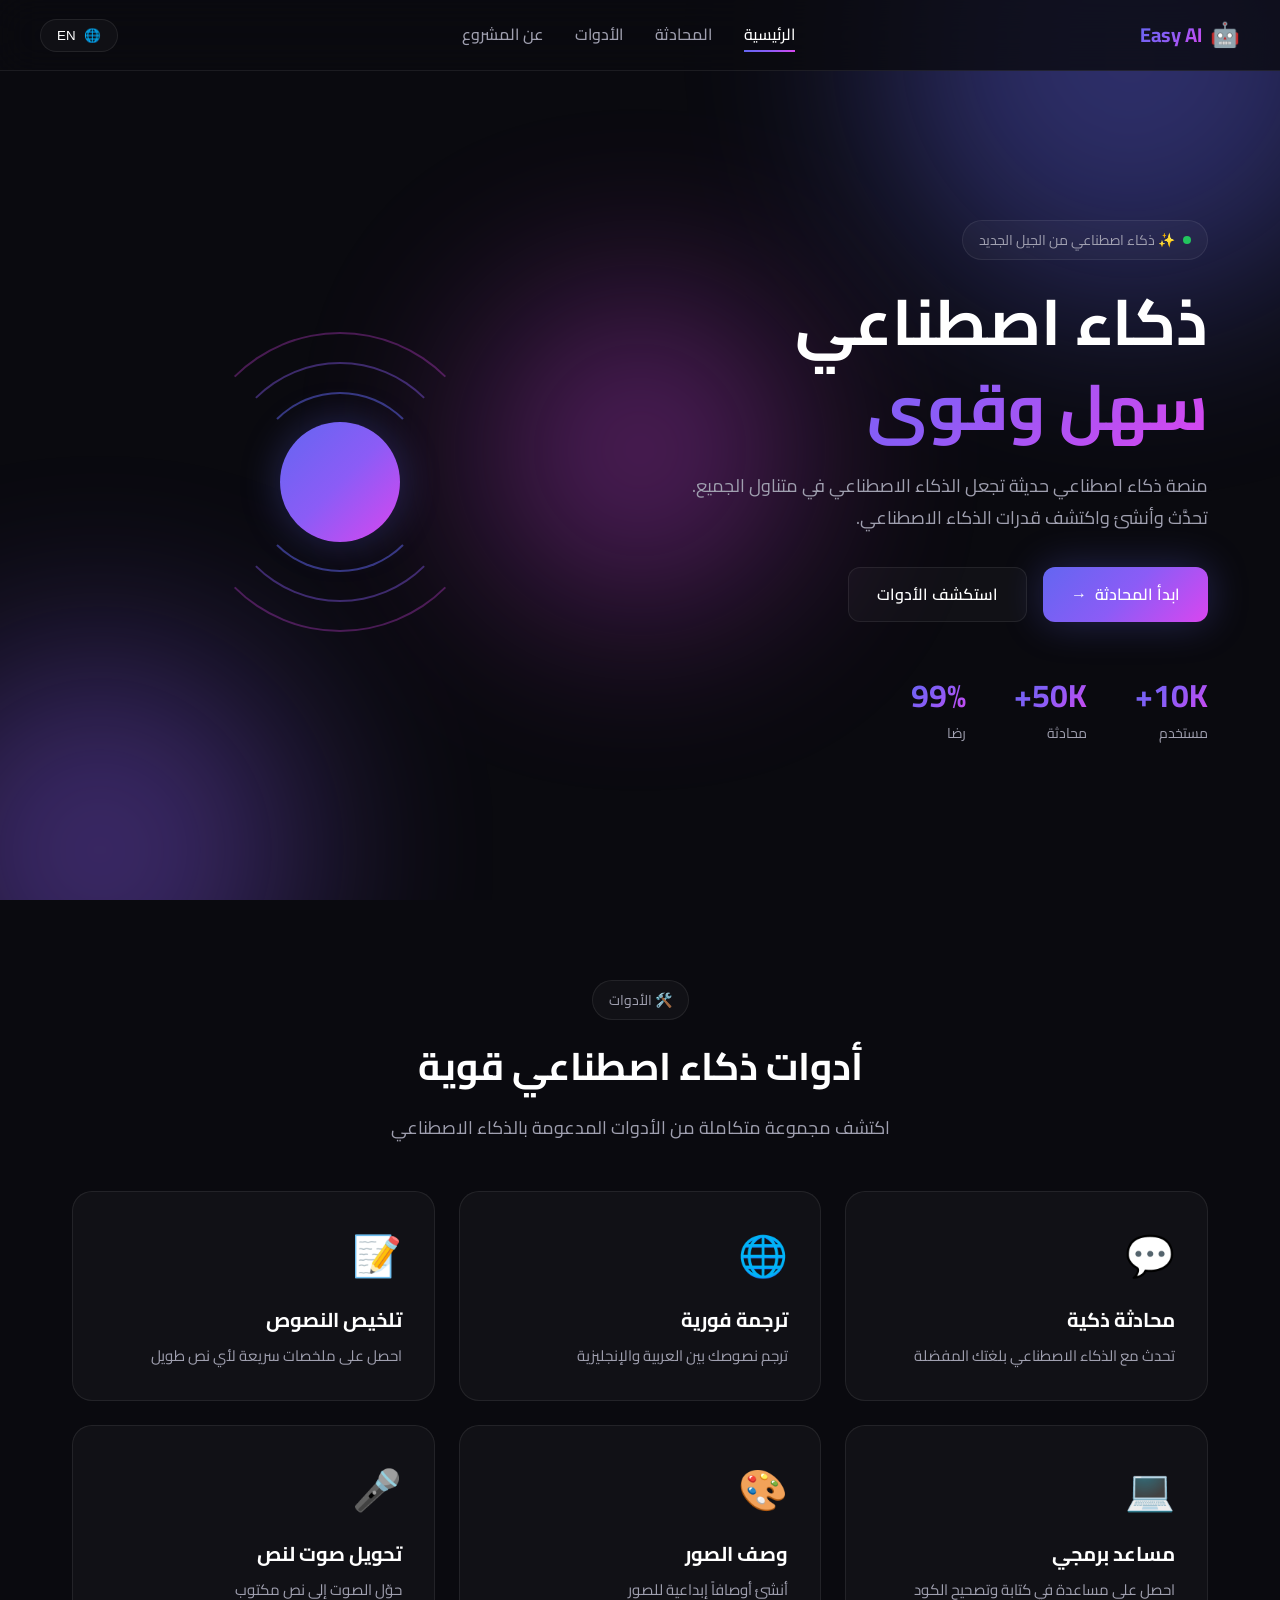
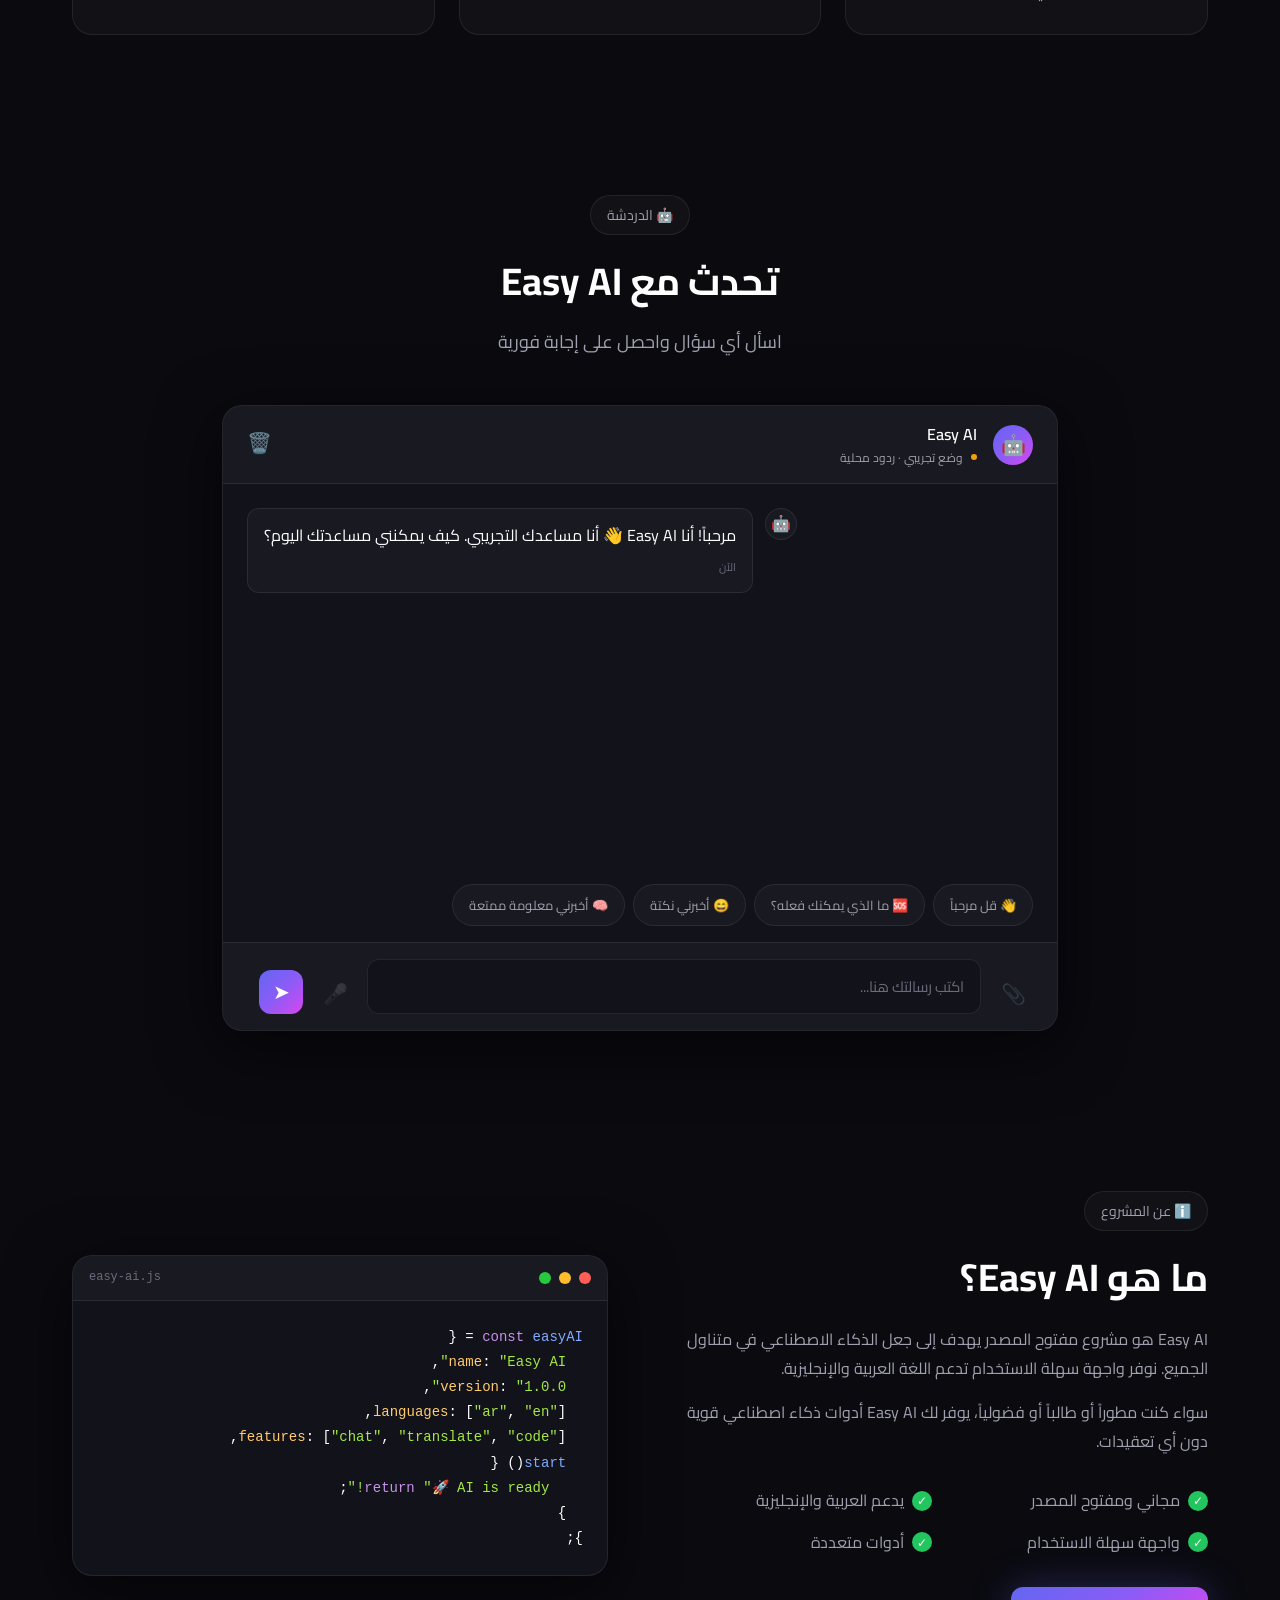
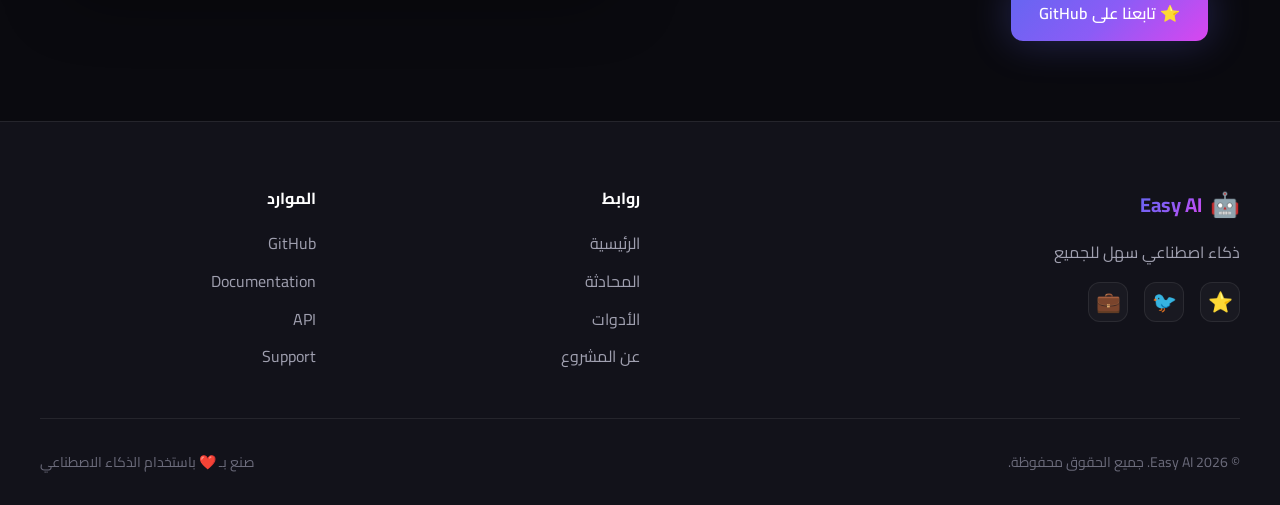
<file: index.html>
<!DOCTYPE html>
<html lang="ar" dir="rtl">
<head>
    <meta charset="UTF-8">
    <meta name="viewport" content="width=device-width, initial-scale=1.0">
    <title>Easy AI - ذكاء اصطناعي سهل | Your AI Assistant</title>
    <link rel="preconnect" href="https://fonts.googleapis.com">
    <link rel="preconnect" href="https://fonts.gstatic.com" crossorigin>
    <link href="https://fonts.googleapis.com/css2?family=Cairo:wght@300;400;600;700&family=Inter:wght@300;400;600;700&display=swap" rel="stylesheet">
    <link rel="stylesheet" href="css/style.css">
    <link rel="icon" href="data:image/svg+xml,<svg xmlns='http://www.w3.org/2000/svg' viewBox='0 0 100 100'><text y='.9em' font-size='90'>🤖</text></svg>">
</head>
<body data-app-version="1.1.0">
    <!-- Animated Background -->
    <div class="bg-animation">
        <div class="gradient-orb orb-1"></div>
        <div class="gradient-orb orb-2"></div>
        <div class="gradient-orb orb-3"></div>
    </div>

    <!-- Navbar -->
    <nav class="navbar">
        <div class="nav-container">
            <div class="logo">
                <span class="logo-icon">🤖</span>
                <span class="logo-text" data-i18n="brand">Easy AI</span>
            </div>
            <div class="nav-links" id="navLinks">
                <a href="#home" class="nav-link active" data-i18n="nav.home">الرئيسية</a>
                <a href="#chat" class="nav-link" data-i18n="nav.chat">المحادثة</a>
                <a href="#tools" class="nav-link" data-i18n="nav.tools">الأدوات</a>
                <a href="#about" class="nav-link" data-i18n="nav.about">عن المشروع</a>
            </div>
            <div class="nav-actions">
                <button class="lang-toggle" id="langToggle" type="button"
                        aria-label="تبديل اللغة (Ctrl+Shift+L)" title="تبديل اللغة (Ctrl+Shift+L)">
                    <span class="lang-icon">🌐</span>
                    <span id="langLabel">EN</span>
                </button>
                <button class="menu-toggle" id="menuToggle" type="button"
                        aria-label="القائمة" aria-expanded="false" aria-controls="navLinks">☰</button>
            </div>
        </div>
    </nav>

    <!-- Hero Section -->
    <section id="home" class="hero">
        <div class="hero-content">
            <div class="hero-badge">
                <span class="badge-dot"></span>
                <span data-i18n="hero.badge">✨ ذكاء اصطناعي من الجيل الجديد</span>
            </div>
            <h1 class="hero-title">
                <span data-i18n="hero.title1">ذكاء اصطناعي</span>
                <span class="gradient-text" data-i18n="hero.title2">سهل وقوي</span>
            </h1>
            <p class="hero-description" data-i18n="hero.description">
               助力 AIaken - منصة ذكاء اصطناعي arabe moderne qui rend l'IA accessible à tous. Discutez, créez et découvrez la puissance de l'intelligence artificielle.
            </p>
            <div class="hero-buttons">
                <a href="#chat" class="btn btn-primary">
                    <span data-i18n="hero.cta1">ابدأ المحادثة</span>
                    <span class="btn-icon">→</span>
                </a>
                <a href="#tools" class="btn btn-secondary">
                    <span data-i18n="hero.cta2">استكشف الأدوات</span>
                </a>
            </div>
            <div class="hero-stats">
                <div class="stat">
                    <span class="stat-number">10K+</span>
                    <span class="stat-label" data-i18n="stats.users">مستخدم</span>
                </div>
                <div class="stat">
                    <span class="stat-number">50K+</span>
                    <span class="stat-label" data-i18n="stats.chats">محادثة</span>
                </div>
                <div class="stat">
                    <span class="stat-number">99%</span>
                    <span class="stat-label" data-i18n="stats.satisfaction">رضا</span>
                </div>
            </div>
        </div>
        <div class="hero-visual">
            <div class="ai-orb">
                <div class="orb-core"></div>
                <div class="orb-ring ring-1"></div>
                <div class="orb-ring ring-2"></div>
                <div class="orb-ring ring-3"></div>
            </div>
        </div>
    </section>

    <!-- Features Section -->
    <section id="tools" class="features">
        <div class="section-header">
            <span class="section-badge" data-i18n="features.badge">🛠️ الأدوات</span>
            <h2 class="section-title" data-i18n="features.title">أدوات ذكاء اصطناعي قوية</h2>
            <p class="section-description" data-i18n="features.description">اكتشف مجموعة متكاملة من الأدوات المدعومة بالذكاء الاصطناعي</p>
        </div>
        <div class="features-grid">
            <div class="feature-card" data-tool="chat">
                <div class="feature-icon">💬</div>
                <h3 data-i18n="features.chat.title">محادثة ذكية</h3>
                <p data-i18n="features.chat.desc">تحدث مع الذكاء الاصطناعي بلغتك المفضلة</p>
            </div>
            <div class="feature-card" data-tool="translate">
                <div class="feature-icon">🌐</div>
                <h3 data-i18n="features.translate.title">ترجمة فورية</h3>
                <p data-i18n="features.translate.desc">ترجم نصوصك بين العربية والإنجليزية</p>
            </div>
            <div class="feature-card" data-tool="summarize">
                <div class="feature-icon">📝</div>
                <h3 data-i18n="features.summarize.title">تلخيص النصوص</h3>
                <p data-i18n="features.summarize.desc">احصل على ملخصات سريعة لأي نص طويل</p>
            </div>
            <div class="feature-card" data-tool="code">
                <div class="feature-icon">💻</div>
                <h3 data-i18n="features.code.title">مساعد برمجي</h3>
                <p data-i18n="features.code.desc">احصل على مساعدة في كتابة وتصحيح الكود</p>
            </div>
            <div class="feature-card" data-tool="image">
                <div class="feature-icon">🎨</div>
                <h3 data-i18n="features.image.title">وصف الصور</h3>
                <p data-i18n="features.image.desc">أنشئ أوصافاً إبداعية للصور</p>
            </div>
            <div class="feature-card" data-tool="voice">
                <div class="feature-icon">🎤</div>
                <h3 data-i18n="features.voice.title">تحويل صوت لنص</h3>
                <p data-i18n="features.voice.desc">حول смертельlyое audio إلى نص مكتوب</p>
            </div>
        </div>
    </section>

    <!-- AI Chat Section -->
    <section id="chat" class="chat-section">
        <div class="section-header">
            <span class="section-badge" data-i18n="chat.badge">🤖 الدردشة</span>
            <h2 class="section-title" data-i18n="chat.title">تحدث مع Easy AI</h2>
            <p class="section-description" data-i18n="chat.description">اسأل أي سؤال واحصل على إجابة فورية</p>
        </div>
        <div class="chat-container">
            <div class="chat-header">
                <div class="chat-avatar">🤖</div>
                <div class="chat-info">
                    <span class="chat-name">Easy AI</span>
                    <span class="chat-status chat-status--demo"
                          data-i18n-title="chat.demo.title"
                          title="لا يوجد مزوّد ذكاء اصطناعي متصل في هذه النسخة — كل الردود قوالب محلية داخل متصفحك، ولا يغادر أي شيء جهازك.">
                        <span class="status-dot" aria-hidden="true"></span>
                        <span data-i18n="chat.demo">وضع تجريبي · ردود محلية</span>
                    </span>
                </div>
                <div class="chat-tools">
                    <button class="tool-btn" id="clearChat" type="button"
                            aria-label="مسح المحادثة" data-i18n-aria-label="chat.clear"
                            data-i18n-title="chat.clear" title="مسح المحادثة">🗑️</button>
                </div>
            </div>
            <div class="chat-messages" id="chatMessages" role="log"
                 aria-live="polite" aria-relevant="additions"
                 aria-label="سجل رسائل المحادثة" data-i18n-aria-label="chat.messageLog"
                 tabindex="0">
                <div class="message ai-message">
                    <div class="message-avatar">🤖</div>
                    <div class="message-content">
                        <p data-i18n="chat.welcome">مرحباً! أنا Easy AI 👋 أنا مساعدك الذكي. كيف يمكنني مساعدتك اليوم؟</p>
                        <span class="message-time">الآن</span>
                    </div>
                </div>
            </div>
            <div class="chat-suggestions" id="chatSuggestions">
                <button class="suggestion-btn" type="button" data-suggestion="hello" data-i18n="suggestions.hello">👋 قل مرحباً</button>
                <button class="suggestion-btn" type="button" data-suggestion="help" data-i18n="suggestions.help">🆘 ما الذي يمكنك فعله؟</button>
                <button class="suggestion-btn" type="button" data-suggestion="joke" data-i18n="suggestions.joke">😄 أخبرني نكتة</button>
                <button class="suggestion-btn" type="button" data-suggestion="fact" data-i18n="suggestions.fact">🧠 أخبرني معلومة ممتعة</button>
            </div>
            <div class="chat-input-container">
                <button class="input-tool-btn" id="attachBtn" type="button" disabled
                        aria-disabled="true" aria-label="إرفاق ملف" data-i18n-aria-label="chat.attach"
                        data-i18n-title="chat.notImplemented"
                        title="هذه الأداة غير مفعّلة في هذه النسخة التجريبية.">📎</button>
                <textarea
                    id="chatInput"
                    class="chat-input"
                    placeholder="اكتب رسالتك هنا..."
                    data-i18n-placeholder="chat.placeholder"
                    aria-label="اكتب رسالتك هنا..."
                    data-i18n-aria-label="chat.placeholder"
                    rows="1"
                ></textarea>
                <button class="input-tool-btn" id="voiceBtn" type="button" disabled
                        aria-disabled="true" aria-label="إدخال صوتي" data-i18n-aria-label="chat.voice"
                        data-i18n-title="chat.notImplemented"
                        title="هذه الأداة غير مفعّلة في هذه النسخة التجريبية.">🎤</button>
                <button class="send-btn" id="sendBtn" type="button"
                        aria-label="إرسال" data-i18n-aria-label="chat.send">
                    <span class="send-icon" aria-hidden="true">➤</span>
                </button>

                <!-- Transient status lines: cleared / cancelled / restored. -->
                <span class="sr-only" id="chatLive" role="status" aria-live="polite"></span>
            </div>
        </div>
    </section>

    <!-- About Section -->
    <section id="about" class="about">
        <div class="about-container">
            <div class="about-content">
                <span class="section-badge" data-i18n="about.badge">ℹ️ عن المشروع</span>
                <h2 class="section-title" data-i18n="about.title">ما هو Easy AI؟</h2>
                <p data-i18n="about.description1">
                    Easy AI هو مشروع مفتوح المصدر يهدف إلى جعل الذكاء الاصطناعي في متناول الجميع. 
                    نوفر واجهة سهلة الاستخدام تدعم اللغة العربية والإنجليزية.
                </p>
                <p data-i18n="about.description2">
                    Whether you're a developer, student, or curious mind, Easy AI provides powerful AI tools 
                    without the complexity.
                </p>
                <div class="about-features">
                    <div class="about-feature">
                        <span class="check-icon">✓</span>
                        <span data-i18n="about.feature1">مجاني ومفتوح المصدر</span>
                    </div>
                    <div class="about-feature">
                        <span class="check-icon">✓</span>
                        <span data-i18n="about.feature2">يدعم العربية والإنجليزية</span>
                    </div>
                    <div class="about-feature">
                        <span class="check-icon">✓</span>
                        <span data-i18n="about.feature3">واجهة سهلة الاستخدام</span>
                    </div>
                    <div class="about-feature">
                        <span class="check-icon">✓</span>
                        <span data-i18n="about.feature4">أدوات متعددة</span>
                    </div>
                </div>
                <a href="https://github.com/sayedelazameydesign-crypto/easy-ai" target="_blank" class="btn btn-primary">
                    <span data-i18n="about.github">⭐ Star on GitHub</span>
                </a>
            </div>
            <div class="about-visual">
                <div class="code-window">
                    <div class="code-header">
                        <span class="dot red"></span>
                        <span class="dot yellow"></span>
                        <span class="dot green"></span>
                        <span class="code-title">easy-ai.js</span>
                    </div>
                    <pre class="code-content"><code><span class="keyword">const</span> <span class="variable">easyAI</span> = {
  <span class="property">name</span>: <span class="string">"Easy AI"</span>,
  <span class="property">version</span>: <span class="string">"1.0.0"</span>,
  <span class="property">languages</span>: [<span class="string">"ar"</span>, <span class="string">"en"</span>],
  <span class="property">features</span>: [<span class="string">"chat"</span>, <span class="string">"translate"</span>, <span class="string">"code"</span>],
  <span class="method">start</span>() {
    <span class="keyword">return</span> <span class="string">"🚀 AI is ready!"</span>;
  }
};</code></pre>
                </div>
            </div>
        </div>
    </section>

    <!-- Footer -->
    <footer class="footer">
        <div class="footer-container">
            <div class="footer-brand">
                <div class="logo">
                    <span class="logo-icon">🤖</span>
                    <span class="logo-text">Easy AI</span>
                </div>
                <p data-i18n="footer.tagline">ذكاء اصطناعي سهل للجميع</p>
                <div class="social-links">
                    <a href="https://github.com/sayedelazameydesign-crypto/easy-ai" target="_blank" class="social-link">⭐</a>
                    <a href="#" class="social-link">🐦</a>
                    <a href="#" class="social-link">💼</a>
                </div>
            </div>
            <div class="footer-links">
                <h4 data-i18n="footer.links">روابط</h4>
                <a href="#home" data-i18n="nav.home">الرئيسية</a>
                <a href="#chat" data-i18n="nav.chat">المحادثة</a>
                <a href="#tools" data-i18n="nav.tools">الأدوات</a>
                <a href="#about" data-i18n="nav.about">عن المشروع</a>
            </div>
            <div class="footer-links">
                <h4 data-i18n="footer.resources">الموارد</h4>
                <a href="#">GitHub</a>
                <a href="#">Documentation</a>
                <a href="#">API</a>
                <a href="#">Support</a>
            </div>
        </div>
        <div class="footer-bottom">
            <p>© 2026 Easy AI. <span data-i18n="footer.rights">جميع الحقوق محفوظة.</span></p>
            <p data-i18n="footer.made">صنع بـ ❤️ باستخدام الذكاء الاصطناعي</p>
        </div>
    </footer>

    <!-- Scripts -->
    <script src="js/storage.js"></script>
    <script src="js/chat-store.js"></script>
    <script src="js/i18n.js"></script>
    <script src="js/ai.js"></script>
    <script src="js/main.js"></script>
</body>
</html>
</file>
<file: css/style.css>
/* ============================================
   Easy AI - Modern Dark Theme
   Supports RTL (Arabic) & LTR (English)
   ============================================ */

/* CSS Variables */
:root {
    /* Colors - Dark Theme */
    --bg-primary: #0a0a0f;
    --bg-secondary: #12121a;
    --bg-card: rgba(255, 255, 255, 0.03);
    --bg-card-hover: rgba(255, 255, 255, 0.06);
    
    --text-primary: #ffffff;
    --text-secondary: #a0a0b0;
    --text-muted: #6b6b7b;
    
    --accent-primary: #6366f1;
    --accent-secondary: #8b5cf6;
    --accent-gradient: linear-gradient(135deg, #6366f1 0%, #8b5cf6 50%, #d946ef 100%);
    
    --success: #22c55e;
    --warning: #f59e0b;
    --error: #ef4444;
    
    --border-color: rgba(255, 255, 255, 0.08);
    --border-hover: rgba(255, 255, 255, 0.15);
    
    --shadow-sm: 0 2px 8px rgba(0, 0, 0, 0.3);
    --shadow-md: 0 8px 32px rgba(0, 0, 0, 0.4);
    --shadow-lg: 0 16px 64px rgba(0, 0, 0, 0.5);
    --shadow-glow: 0 0 40px rgba(99, 102, 241, 0.3);
    
    /* Spacing */
    --radius-sm: 8px;
    --radius-md: 12px;
    --radius-lg: 20px;
    --radius-full: 9999px;
    
    /* Transitions */
    --transition-fast: 0.15s ease;
    --transition-normal: 0.3s ease;
    --transition-slow: 0.5s ease;
    
    /* Fonts */
    --font-ar: 'Cairo', sans-serif;
    --font-en: 'Inter', sans-serif;
}

/* Reset & Base */
*, *::before, *::after {
    margin: 0;
    padding: 0;
    box-sizing: border-box;
}

html {
    scroll-behavior: smooth;
}

body {
    font-family: var(--font-ar);
    background: var(--bg-primary);
    color: var(--text-primary);
    line-height: 1.6;
    overflow-x: hidden;
    min-height: 100vh;
}

body[dir="ltr"] {
    font-family: var(--font-en);
}

/* Language-specific font adjustments */
[dir="rtl"] {
    font-family: var(--font-ar);
}

[dir="ltr"] {
    font-family: var(--font-en);
}

/* Animated Background */
.bg-animation {
    position: fixed;
    top: 0;
    left: 0;
    width: 100%;
    height: 100%;
    pointer-events: none;
    z-index: 0;
    overflow: hidden;
}

.gradient-orb {
    position: absolute;
    border-radius: 50%;
    filter: blur(100px);
    opacity: 0.4;
    animation: float 20s ease-in-out infinite;
}

.orb-1 {
    width: 500px;
    height: 500px;
    background: var(--accent-primary);
    top: -200px;
    right: -100px;
    animation-delay: 0s;
}

[dir="ltr"] .orb-1 {
    right: auto;
    left: -100px;
}

.orb-2 {
    width: 400px;
    height: 400px;
    background: var(--accent-secondary);
    bottom: -150px;
    left: -100px;
    animation-delay: 5s;
}

[dir="ltr"] .orb-2 {
    left: auto;
    right: -100px;
}

.orb-3 {
    width: 300px;
    height: 300px;
    background: #d946ef;
    top: 50%;
    left: 50%;
    transform: translate(-50%, -50%);
    animation-delay: 10s;
}

@keyframes float {
    0%, 100% { transform: translate(0, 0) scale(1); }
    25% { transform: translate(30px, -30px) scale(1.1); }
    50% { transform: translate(-20px, 20px) scale(0.9); }
    75% { transform: translate(-30px, -20px) scale(1.05); }
}

/* Navbar */
.navbar {
    position: fixed;
    top: 0;
    left: 0;
    right: 0;
    z-index: 100;
    padding: 1rem 2rem;
    background: rgba(10, 10, 15, 0.8);
    backdrop-filter: blur(20px);
    border-bottom: 1px solid var(--border-color);
}

.nav-container {
    max-width: 1200px;
    margin: 0 auto;
    display: flex;
    align-items: center;
    justify-content: space-between;
}

.logo {
    display: flex;
    align-items: center;
    gap: 0.5rem;
    font-size: 1.25rem;
    font-weight: 700;
}

.logo-icon {
    font-size: 1.5rem;
    animation: bounce 2s ease-in-out infinite;
}

@keyframes bounce {
    0%, 100% { transform: translateY(0); }
    50% { transform: translateY(-5px); }
}

.logo-text {
    background: var(--accent-gradient);
    -webkit-background-clip: text;
    -webkit-text-fill-color: transparent;
    background-clip: text;
}

.nav-links {
    display: flex;
    gap: 2rem;
}

.nav-link {
    color: var(--text-secondary);
    text-decoration: none;
    font-weight: 500;
    transition: var(--transition-fast);
    position: relative;
}

.nav-link:hover, .nav-link.active {
    color: var(--text-primary);
}

.nav-link::after {
    content: '';
    position: absolute;
    bottom: -4px;
    left: 0;
    width: 0;
    height: 2px;
    background: var(--accent-gradient);
    transition: var(--transition-normal);
}

.nav-link:hover::after, .nav-link.active::after {
    width: 100%;
}

.nav-actions {
    display: flex;
    align-items: center;
    gap: 1rem;
}

.lang-toggle {
    display: flex;
    align-items: center;
    gap: 0.5rem;
    padding: 0.5rem 1rem;
    background: var(--bg-card);
    border: 1px solid var(--border-color);
    border-radius: var(--radius-full);
    color: var(--text-primary);
    cursor: pointer;
    transition: var(--transition-fast);
}

.lang-toggle:hover {
    background: var(--bg-card-hover);
    border-color: var(--border-hover);
}

.menu-toggle {
    display: none;
    background: none;
    border: none;
    color: var(--text-primary);
    font-size: 1.5rem;
    cursor: pointer;
}

/* Hero Section */
.hero {
    min-height: 100vh;
    display: flex;
    align-items: center;
    justify-content: space-between;
    max-width: 1200px;
    margin: 0 auto;
    padding: 6rem 2rem 2rem;
    position: relative;
    z-index: 1;
    gap: 4rem;
}

.hero-content {
    flex: 1;
    max-width: 600px;
}

.hero-badge {
    display: inline-flex;
    align-items: center;
    gap: 0.5rem;
    padding: 0.5rem 1rem;
    background: var(--bg-card);
    border: 1px solid var(--border-color);
    border-radius: var(--radius-full);
    font-size: 0.875rem;
    color: var(--text-secondary);
    margin-bottom: 1.5rem;
}

.badge-dot {
    width: 8px;
    height: 8px;
    background: var(--success);
    border-radius: 50%;
    animation: pulse 2s ease-in-out infinite;
}

@keyframes pulse {
    0%, 100% { box-shadow: 0 0 0 0 rgba(34, 197, 94, 0.5); }
    50% { box-shadow: 0 0 0 8px rgba(34, 197, 94, 0); }
}

.hero-title {
    font-size: clamp(2.5rem, 5vw, 4rem);
    font-weight: 700;
    line-height: 1.2;
    margin-bottom: 1.5rem;
    display: flex;
    flex-direction: column;
    gap: 0.5rem;
}

.gradient-text {
    background: var(--accent-gradient);
    -webkit-background-clip: text;
    -webkit-text-fill-color: transparent;
    background-clip: text;
}

.hero-description {
    font-size: 1.125rem;
    color: var(--text-secondary);
    margin-bottom: 2rem;
    line-height: 1.8;
}

.hero-buttons {
    display: flex;
    gap: 1rem;
    margin-bottom: 3rem;
    flex-wrap: wrap;
}

.btn {
    display: inline-flex;
    align-items: center;
    gap: 0.5rem;
    padding: 0.875rem 1.75rem;
    border-radius: var(--radius-md);
    font-weight: 600;
    text-decoration: none;
    transition: var(--transition-normal);
    cursor: pointer;
    border: none;
    font-size: 1rem;
    font-family: inherit;
}

.btn-primary {
    background: var(--accent-gradient);
    color: white;
    box-shadow: var(--shadow-glow);
}

.btn-primary:hover {
    transform: translateY(-2px);
    box-shadow: 0 0 60px rgba(99, 102, 241, 0.5);
}

.btn-secondary {
    background: var(--bg-card);
    color: var(--text-primary);
    border: 1px solid var(--border-color);
}

.btn-secondary:hover {
    background: var(--bg-card-hover);
    border-color: var(--border-hover);
}

.btn-icon {
    transition: var(--transition-fast);
}

[dir="rtl"] .btn:hover .btn-icon {
    transform: translateX(-4px);
}

[dir="ltr"] .btn:hover .btn-icon {
    transform: translateX(4px);
}

.hero-stats {
    display: flex;
    gap: 3rem;
}

.stat {
    display: flex;
    flex-direction: column;
}

.stat-number {
    font-size: 2rem;
    font-weight: 700;
    background: var(--accent-gradient);
    -webkit-background-clip: text;
    -webkit-text-fill-color: transparent;
    background-clip: text;
}

.stat-label {
    color: var(--text-secondary);
    font-size: 0.875rem;
}

/* Hero Visual - AI Orb */
.hero-visual {
    flex: 1;
    display: flex;
    justify-content: center;
    align-items: center;
}

.ai-orb {
    position: relative;
    width: 300px;
    height: 300px;
}

.orb-core {
    position: absolute;
    top: 50%;
    left: 50%;
    transform: translate(-50%, -50%);
    width: 120px;
    height: 120px;
    background: var(--accent-gradient);
    border-radius: 50%;
    box-shadow: var(--shadow-glow);
    animation: corePulse 3s ease-in-out infinite;
}

@keyframes corePulse {
    0%, 100% { transform: translate(-50%, -50%) scale(1); }
    50% { transform: translate(-50%, -50%) scale(1.1); }
}

.orb-ring {
    position: absolute;
    top: 50%;
    left: 50%;
    transform: translate(-50%, -50%);
    border: 2px solid;
    border-radius: 50%;
    animation: rotate 10s linear infinite;
}

.ring-1 {
    width: 180px;
    height: 180px;
    border-color: rgba(99, 102, 241, 0.5) transparent rgba(99, 102, 241, 0.5) transparent;
    animation-duration: 8s;
}

.ring-2 {
    width: 240px;
    height: 240px;
    border-color: rgba(139, 92, 246, 0.4) transparent rgba(139, 92, 246, 0.4) transparent;
    animation-duration: 12s;
    animation-direction: reverse;
}

.ring-3 {
    width: 300px;
    height: 300px;
    border-color: rgba(217, 70, 239, 0.3) transparent rgba(217, 70, 239, 0.3) transparent;
    animation-duration: 16s;
}

@keyframes rotate {
    from { transform: translate(-50%, -50%) rotate(0deg); }
    to { transform: translate(-50%, -50%) rotate(360deg); }
}

/* Sections Common */
section {
    padding: 5rem 2rem;
    position: relative;
    z-index: 1;
}

.section-header {
    text-align: center;
    max-width: 600px;
    margin: 0 auto 3rem;
}

.section-badge {
    display: inline-block;
    padding: 0.5rem 1rem;
    background: var(--bg-card);
    border: 1px solid var(--border-color);
    border-radius: var(--radius-full);
    font-size: 0.875rem;
    color: var(--text-secondary);
    margin-bottom: 1rem;
}

.section-title {
    font-size: clamp(1.75rem, 3vw, 2.5rem);
    font-weight: 700;
    margin-bottom: 1rem;
}

.section-description {
    color: var(--text-secondary);
    font-size: 1.125rem;
}

/* Features Section */
.features {
    max-width: 1200px;
    margin: 0 auto;
}

.features-grid {
    display: grid;
    grid-template-columns: repeat(auto-fit, minmax(280px, 1fr));
    gap: 1.5rem;
}

.feature-card {
    background: var(--bg-card);
    border: 1px solid var(--border-color);
    border-radius: var(--radius-lg);
    padding: 2rem;
    transition: var(--transition-normal);
    cursor: pointer;
    position: relative;
    overflow: hidden;
}

.feature-card::before {
    content: '';
    position: absolute;
    top: 0;
    left: 0;
    right: 0;
    height: 3px;
    background: var(--accent-gradient);
    transform: scaleX(0);
    transition: var(--transition-normal);
}

.feature-card:hover {
    background: var(--bg-card-hover);
    border-color: var(--border-hover);
    transform: translateY(-4px);
    box-shadow: var(--shadow-md);
}

.feature-card:hover::before {
    transform: scaleX(1);
}

.feature-icon {
    font-size: 2.5rem;
    margin-bottom: 1rem;
}

.feature-card h3 {
    font-size: 1.25rem;
    margin-bottom: 0.5rem;
}

.feature-card p {
    color: var(--text-secondary);
    font-size: 0.9375rem;
}

/* Chat Section */
.chat-section {
    max-width: 900px;
    margin: 0 auto;
}

.chat-container {
    background: var(--bg-secondary);
    border: 1px solid var(--border-color);
    border-radius: var(--radius-lg);
    overflow: hidden;
    box-shadow: var(--shadow-lg);
}

.chat-header {
    display: flex;
    align-items: center;
    gap: 1rem;
    padding: 1rem 1.5rem;
    background: var(--bg-card);
    border-bottom: 1px solid var(--border-color);
}

.chat-avatar {
    width: 40px;
    height: 40px;
    background: var(--accent-gradient);
    border-radius: 50%;
    display: flex;
    align-items: center;
    justify-content: center;
    font-size: 1.25rem;
}

.chat-info {
    flex: 1;
    display: flex;
    flex-direction: column;
}

.chat-name {
    font-weight: 600;
}

.chat-status {
    display: flex;
    align-items: center;
    gap: 0.5rem;
    font-size: 0.75rem;
    color: var(--text-secondary);
}

.status-dot {
    width: 6px;
    height: 6px;
    background: var(--success);
    border-radius: 50%;
}

/* Demo state: amber, not the green "connected" dot. The chat has no provider
   behind it, and the colour must not claim otherwise. */
.chat-status--demo .status-dot {
    background: var(--warning);
    box-shadow: none;
    animation: none;
}

.chat-status--demo {
    cursor: help;
}

.tool-btn {
    background: none;
    border: none;
    font-size: 1.25rem;
    cursor: pointer;
    opacity: 0.7;
    transition: var(--transition-fast);
}

.tool-btn:hover {
    opacity: 1;
}

.chat-messages {
    height: 400px;
    overflow-y: auto;
    padding: 1.5rem;
    display: flex;
    flex-direction: column;
    gap: 1rem;
}

.chat-messages::-webkit-scrollbar {
    width: 6px;
}

.chat-messages::-webkit-scrollbar-track {
    background: transparent;
}

.chat-messages::-webkit-scrollbar-thumb {
    background: var(--border-color);
    border-radius: var(--radius-full);
}

.message {
    display: flex;
    gap: 0.75rem;
    max-width: 80%;
    animation: messageSlide 0.3s ease;
}

@keyframes messageSlide {
    from {
        opacity: 0;
        transform: translateY(10px);
    }
    to {
        opacity: 1;
        transform: translateY(0);
    }
}

.user-message {
    align-self: flex-end;
    flex-direction: row-reverse;
}

[dir="rtl"] .user-message {
    align-self: flex-start;
    flex-direction: row;
}

[dir="ltr"] .user-message {
    align-self: flex-end;
    flex-direction: row-reverse;
}

.ai-message {
    align-self: flex-start;
}

[dir="rtl"] .ai-message {
    align-self: flex-end;
}

[dir="ltr"] .ai-message {
    align-self: flex-start;
}

.message-avatar {
    width: 32px;
    height: 32px;
    background: var(--bg-card);
    border: 1px solid var(--border-color);
    border-radius: 50%;
    display: flex;
    align-items: center;
    justify-content: center;
    font-size: 1rem;
    flex-shrink: 0;
}

.user-message .message-avatar {
    background: var(--accent-gradient);
}

.message-content {
    background: var(--bg-card);
    border: 1px solid var(--border-color);
    border-radius: var(--radius-md);
    padding: 0.875rem 1rem;
    position: relative;
}

.user-message .message-content {
    background: var(--accent-gradient);
    border: none;
}

.message-content p {
    margin-bottom: 0.25rem;
    /* Replies are built with textContent, so their line breaks are literal
       newline characters: preserve them or a multi-line answer collapses. */
    white-space: pre-wrap;
    overflow-wrap: anywhere;
}

.message-time {
    font-size: 0.6875rem;
    color: var(--text-muted);
}

.user-message .message-time {
    color: rgba(255, 255, 255, 0.7);
}

/* Typing Indicator */
.typing-indicator {
    display: flex;
    gap: 4px;
    padding: 0.5rem 0;
}

.typing-dot {
    width: 8px;
    height: 8px;
    background: var(--text-secondary);
    border-radius: 50%;
    animation: typingBounce 1.4s ease-in-out infinite;
}

.typing-dot:nth-child(2) { animation-delay: 0.2s; }
.typing-dot:nth-child(3) { animation-delay: 0.4s; }

@keyframes typingBounce {
    0%, 60%, 100% { transform: translateY(0); }
    30% { transform: translateY(-8px); }
}

/* Chat Suggestions */
.chat-suggestions {
    display: flex;
    gap: 0.5rem;
    padding: 0 1.5rem 1rem;
    flex-wrap: wrap;
}

.suggestion-btn {
    padding: 0.5rem 1rem;
    background: var(--bg-card);
    border: 1px solid var(--border-color);
    border-radius: var(--radius-full);
    color: var(--text-secondary);
    font-size: 0.8125rem;
    cursor: pointer;
    transition: var(--transition-fast);
    font-family: inherit;
}

.suggestion-btn:hover {
    background: var(--bg-card-hover);
    border-color: var(--accent-primary);
    color: var(--text-primary);
}

/* Chat Input */
.chat-input-container {
    display: flex;
    align-items: flex-end;
    gap: 0.75rem;
    padding: 1rem 1.5rem;
    background: var(--bg-card);
    border-top: 1px solid var(--border-color);
}

.input-tool-btn {
    width: 40px;
    height: 40px;
    background: none;
    border: none;
    font-size: 1.25rem;
    cursor: pointer;
    opacity: 0.7;
    transition: var(--transition-fast);
    display: flex;
    align-items: center;
    justify-content: center;
}

.input-tool-btn:hover {
    opacity: 1;
}

.chat-input {
    flex: 1;
    background: var(--bg-secondary);
    border: 1px solid var(--border-color);
    border-radius: var(--radius-md);
    padding: 0.75rem 1rem;
    color: var(--text-primary);
    font-size: 0.9375rem;
    font-family: inherit;
    resize: none;
    min-height: 44px;
    max-height: 150px;
    transition: var(--transition-fast);
}

.chat-input:focus {
    outline: none;
    border-color: var(--accent-primary);
}

.chat-input::placeholder {
    color: var(--text-muted);
}

.send-btn {
    width: 44px;
    height: 44px;
    background: var(--accent-gradient);
    border: none;
    border-radius: var(--radius-md);
    color: white;
    font-size: 1.25rem;
    cursor: pointer;
    transition: var(--transition-normal);
    display: flex;
    align-items: center;
    justify-content: center;
}

.send-btn:hover {
    transform: scale(1.05);
    box-shadow: var(--shadow-glow);
}

.send-btn:disabled {
    opacity: 0.5;
    cursor: not-allowed;
    transform: none;
}

/* About Section */
.about {
    max-width: 1200px;
    margin: 0 auto;
}

.about-container {
    display: grid;
    grid-template-columns: 1fr 1fr;
    gap: 4rem;
    align-items: center;
}

.about-content p {
    color: var(--text-secondary);
    margin-bottom: 1rem;
    line-height: 1.8;
}

.about-features {
    display: grid;
    grid-template-columns: repeat(2, 1fr);
    gap: 1rem;
    margin: 2rem 0;
}

.about-feature {
    display: flex;
    align-items: center;
    gap: 0.5rem;
    color: var(--text-secondary);
}

.check-icon {
    width: 20px;
    height: 20px;
    background: var(--success);
    border-radius: 50%;
    display: flex;
    align-items: center;
    justify-content: center;
    font-size: 0.75rem;
    color: white;
    flex-shrink: 0;
}

/* Code Window */
.code-window {
    background: var(--bg-secondary);
    border: 1px solid var(--border-color);
    border-radius: var(--radius-lg);
    overflow: hidden;
    box-shadow: var(--shadow-lg);
}

.code-header {
    display: flex;
    align-items: center;
    gap: 0.5rem;
    padding: 0.75rem 1rem;
    background: var(--bg-card);
    border-bottom: 1px solid var(--border-color);
}

.dot {
    width: 12px;
    height: 12px;
    border-radius: 50%;
}

.dot.red { background: #ff5f56; }
.dot.yellow { background: #ffbd2e; }
.dot.green { background: #27c93f; }

.code-title {
    margin-left: auto;
    font-size: 0.75rem;
    color: var(--text-muted);
    font-family: monospace;
}

[dir="rtl"] .code-title {
    margin-left: 0;
    margin-right: auto;
}

.code-content {
    padding: 1.5rem;
    font-family: 'Fira Code', 'Consolas', monospace;
    font-size: 0.875rem;
    line-height: 1.8;
    overflow-x: auto;
}

.code-content .keyword { color: #c792ea; }
.code-content .string { color: #a5e844; }
.code-content .variable { color: #82aaff; }
.code-content .property { color: #ffcb6b; }
.code-content .method { color: #82aaff; }

/* Footer */
.footer {
    background: var(--bg-secondary);
    border-top: 1px solid var(--border-color);
    padding: 4rem 2rem 2rem;
    position: relative;
    z-index: 1;
}

.footer-container {
    max-width: 1200px;
    margin: 0 auto;
    display: grid;
    grid-template-columns: 2fr 1fr 1fr;
    gap: 3rem;
    margin-bottom: 3rem;
}

.footer-brand p {
    color: var(--text-secondary);
    margin: 1rem 0;
}

.social-links {
    display: flex;
    gap: 1rem;
}

.social-link {
    width: 40px;
    height: 40px;
    background: var(--bg-card);
    border: 1px solid var(--border-color);
    border-radius: var(--radius-md);
    display: flex;
    align-items: center;
    justify-content: center;
    text-decoration: none;
    font-size: 1.25rem;
    transition: var(--transition-fast);
}

.social-link:hover {
    background: var(--accent-gradient);
    border-color: transparent;
    transform: translateY(-2px);
}

.footer-links {
    display: flex;
    flex-direction: column;
    gap: 0.75rem;
}

.footer-links h4 {
    margin-bottom: 0.5rem;
    font-size: 1rem;
}

.footer-links a {
    color: var(--text-secondary);
    text-decoration: none;
    transition: var(--transition-fast);
}

.footer-links a:hover {
    color: var(--accent-primary);
}

.footer-bottom {
    max-width: 1200px;
    margin: 0 auto;
    padding-top: 2rem;
    border-top: 1px solid var(--border-color);
    display: flex;
    justify-content: space-between;
    color: var(--text-muted);
    font-size: 0.875rem;
}

/* Responsive */
@media (max-width: 1024px) {
    .hero {
        flex-direction: column;
        text-align: center;
    }
    
    .hero-buttons {
        justify-content: center;
    }
    
    .hero-stats {
        justify-content: center;
    }
    
    .hero-visual {
        display: none;
    }
    
    .about-container {
        grid-template-columns: 1fr;
    }
}

@media (max-width: 768px) {
    .nav-links {
        display: none;
    }
    
    .menu-toggle {
        display: block;
    }
    
    .hero {
        padding-top: 5rem;
    }
    
    .hero-stats {
        gap: 1.5rem;
    }
    
    .stat-number {
        font-size: 1.5rem;
    }
    
    .features-grid {
        grid-template-columns: 1fr;
    }
    
    .footer-container {
        grid-template-columns: 1fr;
        gap: 2rem;
    }
    
    .footer-bottom {
        flex-direction: column;
        gap: 0.5rem;
        text-align: center;
    }
    
    .about-features {
        grid-template-columns: 1fr;
    }
    
    .message {
        max-width: 90%;
    }
    
    .chat-messages {
        height: 300px;
    }
}

/* Utility Classes */
.hidden {
    display: none !important;
}

.fade-in {
    animation: fadeIn 0.5s ease;
}

@keyframes fadeIn {
    from { opacity: 0; }
    to { opacity: 1; }
}

/* Selection */
::selection {
    background: var(--accent-primary);
    color: white;

/* ============================================
   Chat UI states & accessibility helpers
   ============================================ */

/* Visually hidden but available to assistive technology. */
.sr-only {
    position: absolute;
    width: 1px;
    height: 1px;
    padding: 0;
    margin: -1px;
    overflow: hidden;
    clip: rect(0, 0, 0, 0);
    clip-path: inset(50%);
    white-space: nowrap;
    border: 0;
}

/* Send button while a reply is in flight: it is now a stop button. */
.send-btn.is-stop {
    background: var(--warning);
    color: #1a1a2e;
}

.send-btn.is-stop .send-icon {
    font-size: 0.9rem;
}

/* Disabled tool buttons stay visibly inactive instead of faking a click. */
.input-tool-btn:disabled,
.tool-btn:disabled {
    opacity: 0.35;
    cursor: not-allowed;
}

.input-tool-btn:disabled:hover,
.tool-btn:disabled:hover {
    opacity: 0.35;
    transform: none;
}

/* The log is focusable for keyboard scrolling; keep the ring subtle. */
.chat-messages:focus-visible {
    outline: 2px solid var(--accent-primary);
    outline-offset: -2px;
}
</file>
